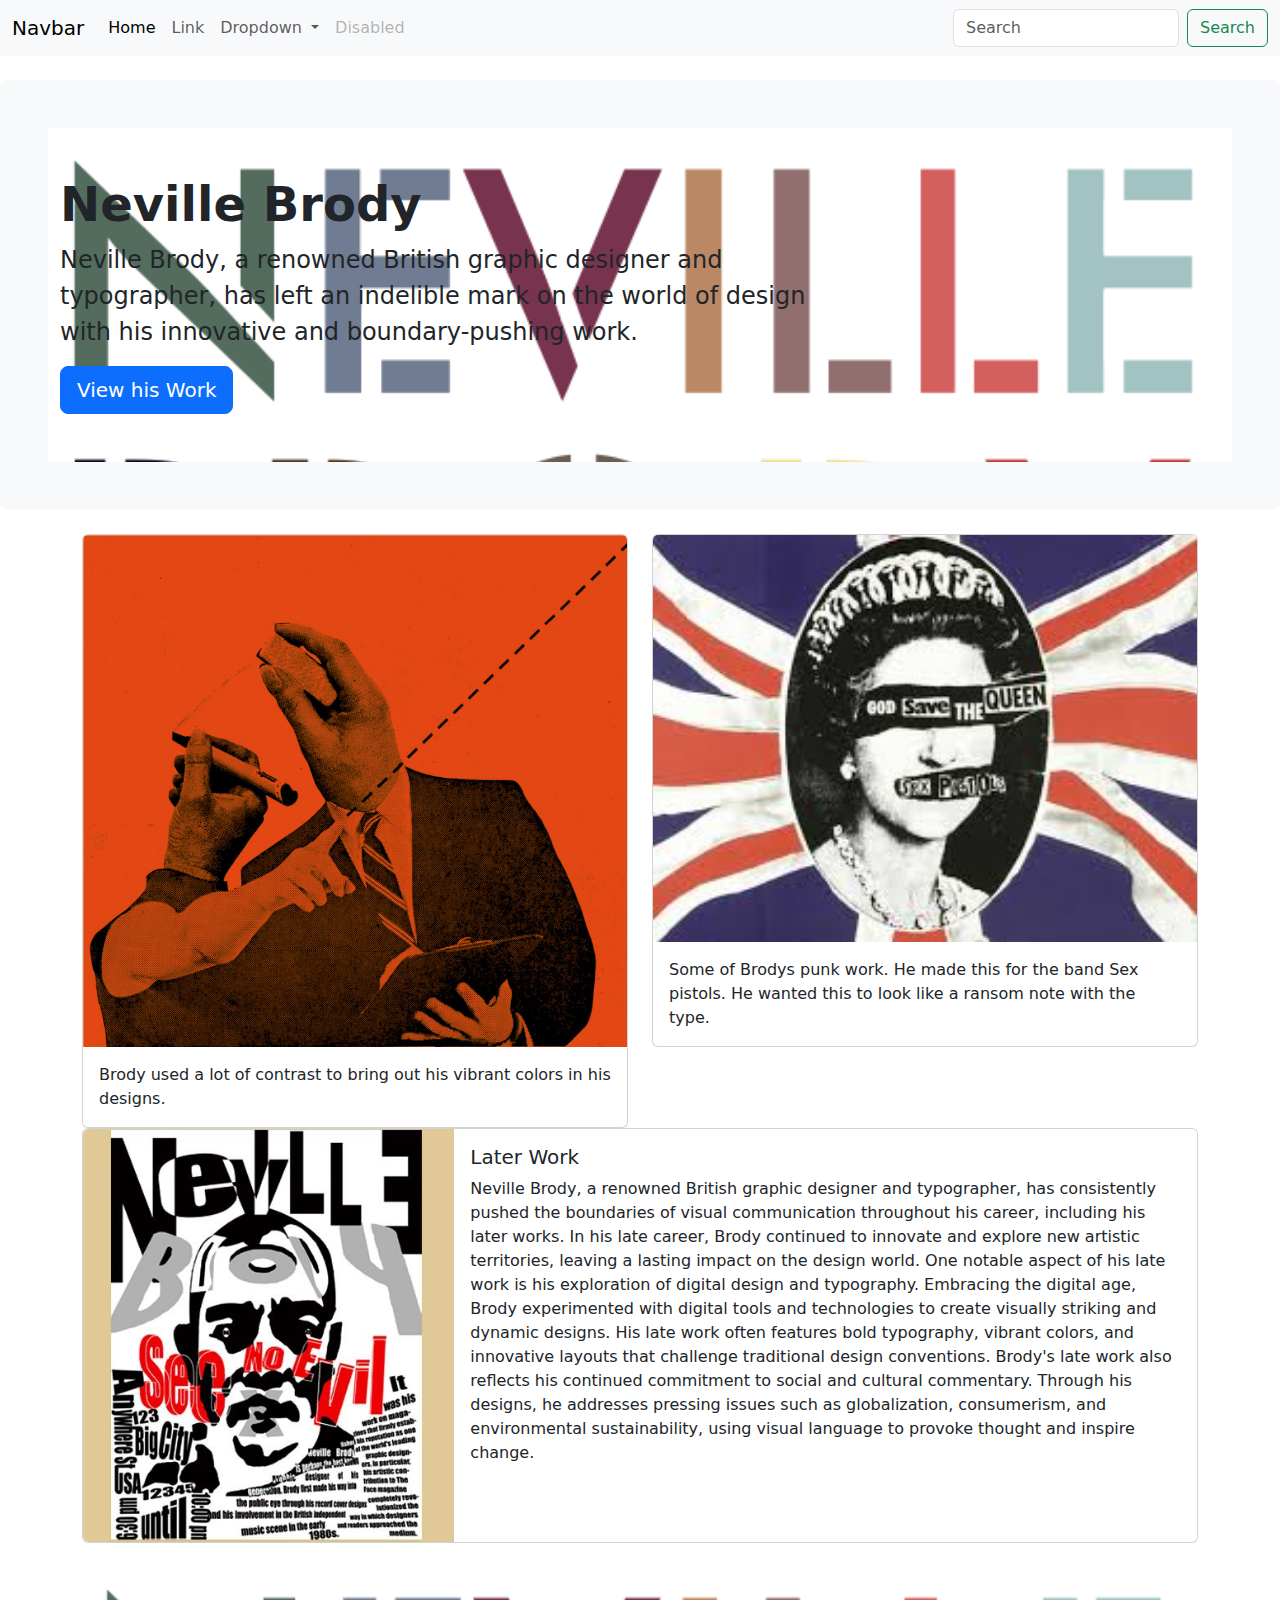
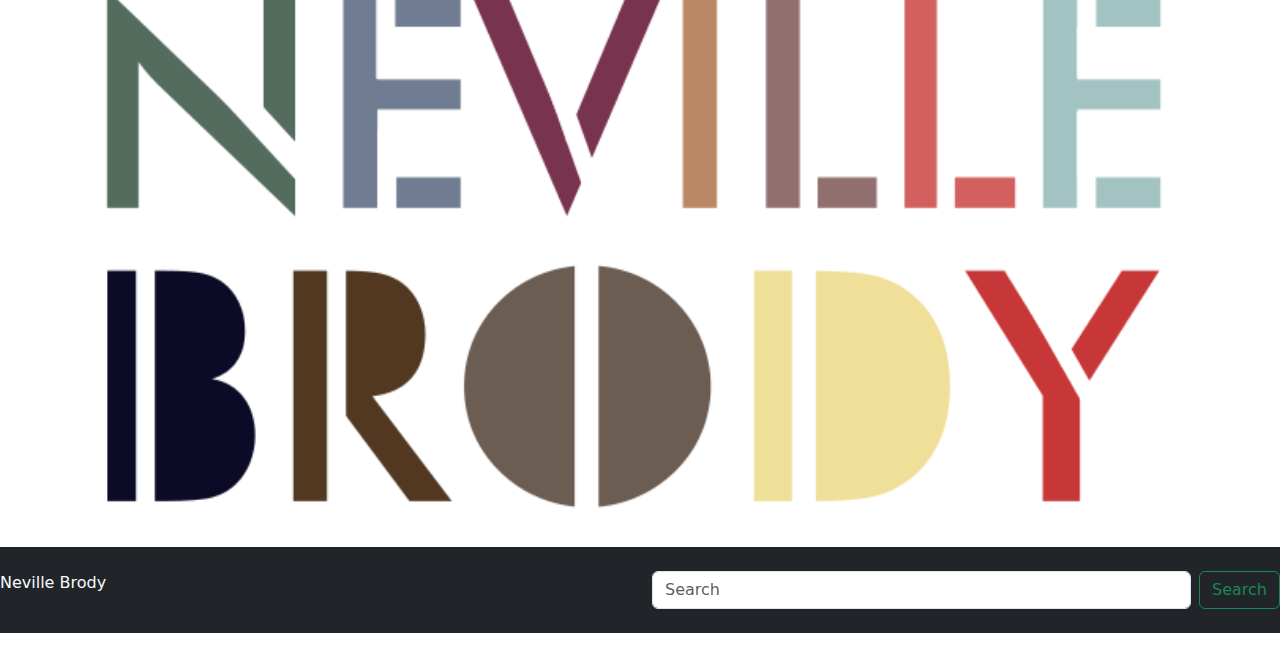
<file: bootstrap/indexDesigner.html>
<!doctype html>
<html lang="en">
  <head>
    <meta charset="utf-8">
    <meta name="viewport" content="width=device-width, initial-scale=1">
    <title>Neville Brody</title>
       <link href="https://cdn.jsdelivr.net/npm/bootstrap@5.3.3/dist/css/bootstrap.min.css" rel="stylesheet" integrity="sha384-QWTKZyjpPEjISv5WaRU9OFeRpok6YctnYmDr5pNlyT2bRjXh0JMhjY6hW+ALEwIH" crossorigin="anonymous">
      <link href="styles.css" rel="stylesheet" type="text/css">
  </head>
  <body>
      
      <nav class="navbar navbar-expand-lg bg-body-tertiary">
  <div class="container-fluid">
    <a class="navbar-brand" href="#">Navbar</a>
    <button class="navbar-toggler" type="button" data-bs-toggle="collapse" data-bs-target="#navbarSupportedContent" aria-controls="navbarSupportedContent" aria-expanded="false" aria-label="Toggle navigation">
      <span class="navbar-toggler-icon"></span>
    </button>
    <div class="collapse navbar-collapse" id="navbarSupportedContent">
      <ul class="navbar-nav me-auto mb-2 mb-lg-0">
        <li class="nav-item">
          <a class="nav-link active" aria-current="page" href="#">Home</a>
        </li>
        <li class="nav-item">
          <a class="nav-link" href="#">Link</a>
        </li>
        <li class="nav-item dropdown">
          <a class="nav-link dropdown-toggle" href="#" role="button" data-bs-toggle="dropdown" aria-expanded="false">
            Dropdown
          </a>
          <ul class="dropdown-menu">
            <li><a class="dropdown-item" href="#">Action</a></li>
            <li><a class="dropdown-item" href="#">Another action</a></li>
            <li><hr class="dropdown-divider"></li>
            <li><a class="dropdown-item" href="#">Something else here</a></li>
          </ul>
        </li>
        <li class="nav-item">
          <a class="nav-link disabled" aria-disabled="true">Disabled</a>
        </li>
      </ul>
      <form class="d-flex" role="search">
        <input class="form-control me-2" type="search" placeholder="Search" aria-label="Search">
        <button class="btn btn-outline-success" type="submit">Search</button>
      </form>
    </div>
  </div>
</nav>
      <div class=" py-4">
      
      <div class="p-5 mb-4 bg-body-tertiary rounded-3">
      <div class="container-fluid py-5 water">
        <h1 class="display-5 fw-bold">Neville Brody</h1>
        <p class="col-md-8 fs-4">Neville Brody, a renowned British graphic designer and typographer, has left an indelible mark on the world of design with his innovative and boundary-pushing work.</p>
        <button class="btn btn-primary btn-lg" type="button">View his Work</button>
      </div>
    </div>
      
          <div class="container">
              <div class="row">
                  <div class="col">
                  <div class="card">
  <img src="img/nevillebrodyimg3.jpg" class="card-img-top" alt="...">
  <div class="card-body">
    <p class="card-text">Brody used a lot of contrast to bring out his vibrant colors in his designs.</p>
  </div>
</div>
                  </div>
                  <div class="col">
                  <div class="card">
  <img src="img/Nevillebrodywork2.jpeg" class="card-img-top" alt="...">
  <div class="card-body">
    <p class="card-text">Some of Brodys punk work. He made this for the band Sex pistols. He wanted this to look like a ransom note with the type.</p>
  </div>
</div>
                  </div>
              </div>
          </div>
          
          <div class="container">
          <div class="card mb-3" >
  <div class="row g-0">
    <div class="col-md-4">
      <img src="img/Nevillecard3.jpg" class="img-fluid rounded-start" alt="...">
    </div>
    <div class="col-md-8">
      <div class="card-body">
        <h5 class="card-title"> Later Work</h5>
        <p class="card-text">Neville Brody, a renowned British graphic designer and typographer, has consistently pushed the boundaries of visual communication throughout his career, including his later works. In his late career, Brody continued to innovate and explore new artistic territories, leaving a lasting impact on the design world. One notable aspect of his late work is his exploration of digital design and typography. Embracing the digital age, Brody experimented with digital tools and technologies to create visually striking and dynamic designs. His late work often features bold typography, vibrant colors, and innovative layouts that challenge traditional design conventions. Brody's late work also reflects his continued commitment to social and cultural commentary. Through his designs, he addresses pressing issues such as globalization, consumerism, and environmental sustainability, using visual language to provoke thought and inspire change. </p>
        <p class="card-text"><small class="text-body-secondary"></small></p>
      </div>
    </div>
  </div>
</div>
          </div>
          
          <div class="container">
             <div id="carouselExampleAutoplaying" class="carousel slide" data-bs-ride="carousel">
  <div class="carousel-inner">
    <div class="carousel-item active">
      <img src="img/NevillebrodyHERO2.png" class="d-block w-100" alt="...">
    </div>
    <div class="carousel-item">
      <img src="img/Nevillebrodywork2.jpeg" class="d-block w-100" alt="...">
    </div>
    <div class="carousel-item">
      <img src="img/Neville-BrodyHERO.jpg" class="d-block w-100" alt="...">
    </div>
  </div>
  <button class="carousel-control-prev" type="button" data-bs-target="#carouselExampleAutoplaying" data-bs-slide="prev">
    <span class="carousel-control-prev-icon" aria-hidden="true"></span>
    <span class="visually-hidden">Previous</span>
  </button>
  <button class="carousel-control-next" type="button" data-bs-target="#carouselExampleAutoplaying" data-bs-slide="next">
    <span class="carousel-control-next-icon" aria-hidden="true"></span>
    <span class="visually-hidden">Next</span>
  </button>
</div> 
          </div>
          
          <div class="bg-dark py-4">
              <div class="row">
                  <div class="col text-light"> Neville Brody
                      
                  </div>
              
                  <div class="col">
                          <form class="d-flex" role="search">
        <input class="form-control me-2" type="search" placeholder="Search" aria-label="Search">
        <button class="btn btn-outline-success" type="submit">Search</button>
      </form>
                  </div>
              </div>
          </div>
          
          
<!--
    <h1>Hello, world!</h1>
      
      <div class="Container">
    <div class="row">
        <div class="col-sm align-self-start text-primary"> One of three colums </div>
        <div class="col-sm align-self-center"> One of three colums </div>
        <div class="col-sm align-self-end"> One of three colums </div>
          
          </div>
      </div>
      </div>
-->
      </div>
      <script src="https://cdn.jsdelivr.net/npm/bootstrap@5.3.3/dist/js/bootstrap.bundle.min.js" integrity="sha384-YvpcrYf0tY3lHB60NNkmXc5s9fDVZLESaAA55NDzOxhy9GkcIdslK1eN7N6jIeHz" crossorigin="anonymous"></script>
      <script src="https://cdn.jsdelivr.net/npm/@popperjs/core@2.11.8/dist/umd/popper.min.js" integrity="sha384-I7E8VVD/ismYTF4hNIPjVp/Zjvgyol6VFvRkX/vR+Vc4jQkC+hVqc2pM8ODewa9r" crossorigin="anonymous"></script>
<script src="https://cdn.jsdelivr.net/npm/bootstrap@5.3.3/dist/js/bootstrap.min.js" integrity="sha384-0pUGZvbkm6XF6gxjEnlmuGrJXVbNuzT9qBBavbLwCsOGabYfZo0T0to5eqruptLy" crossorigin="anonymous"></script>
      
  </body>
</html>
</file>
<file: bootstrap/styles.css>
.water {
    background-image: url(img/NevillebrodyHERO2.png);
    background-size: cover;
    background-repeat: no-repeat;
}
</file>
